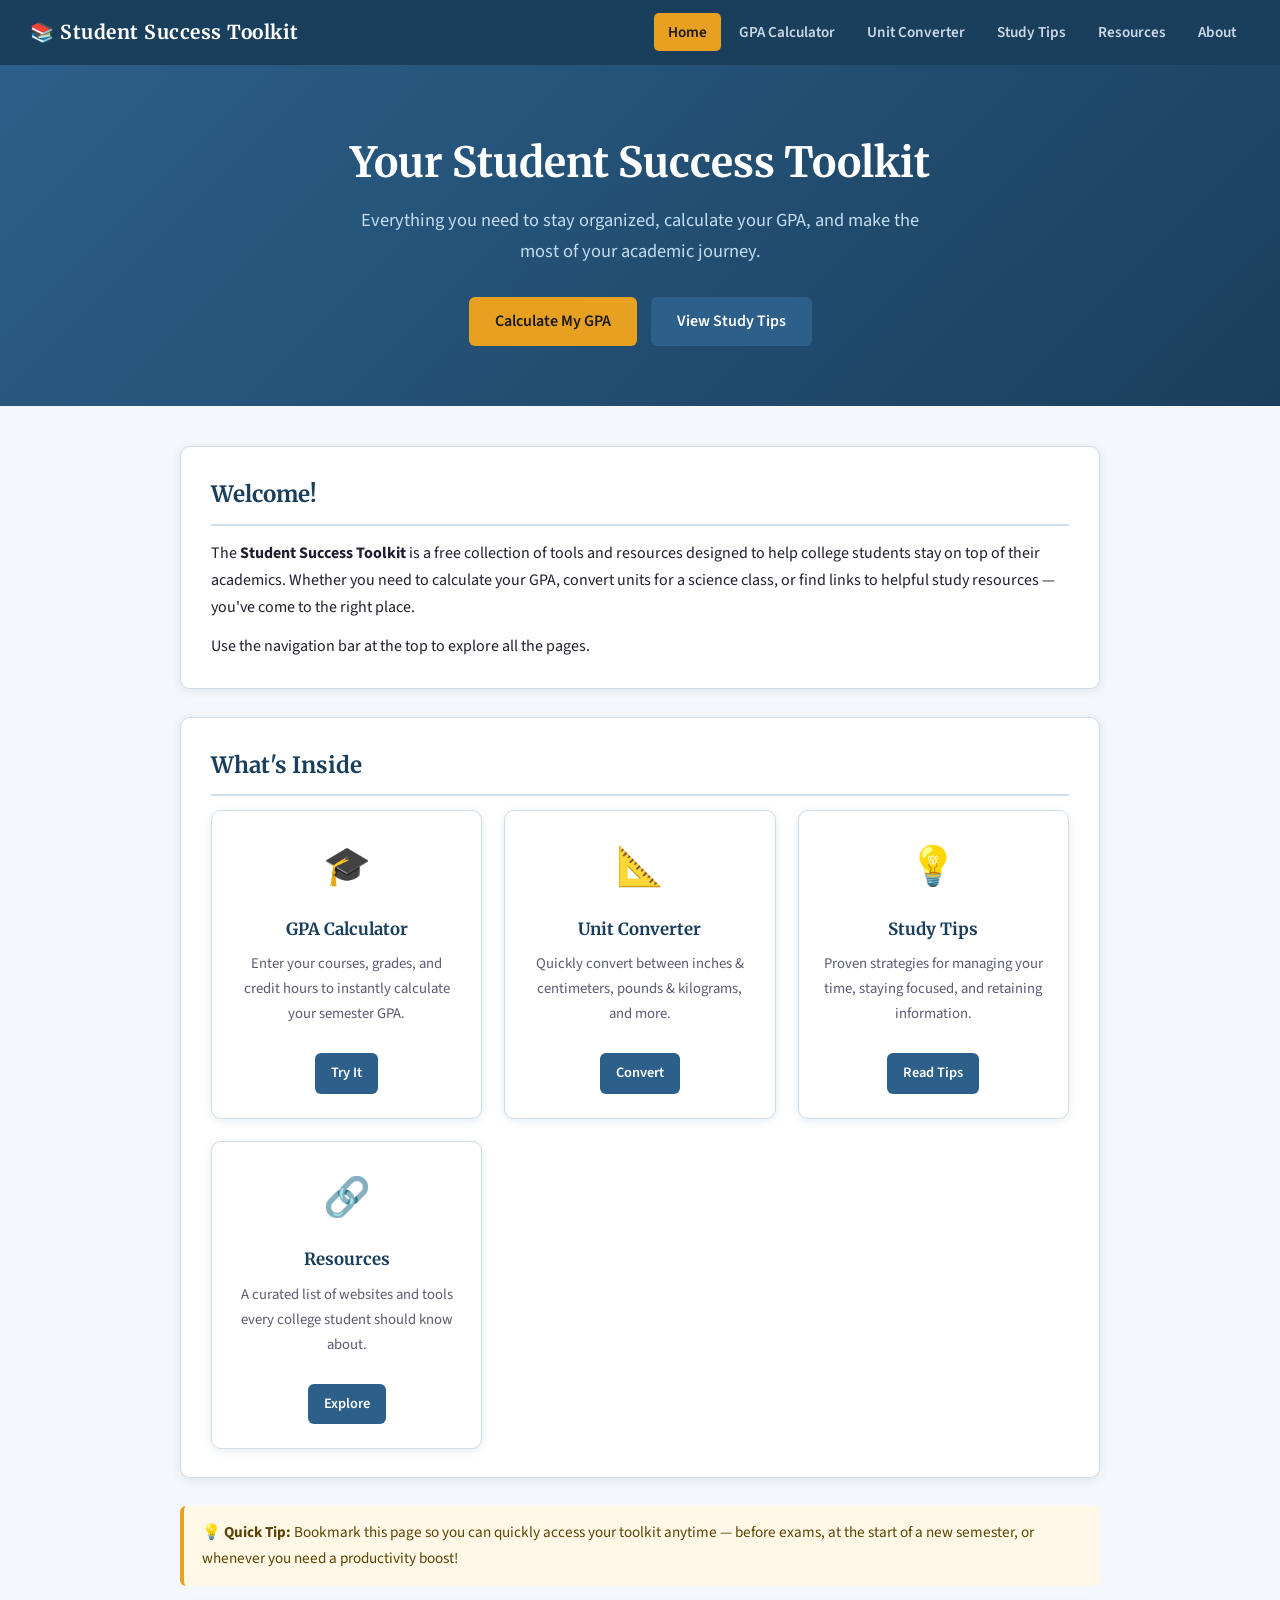
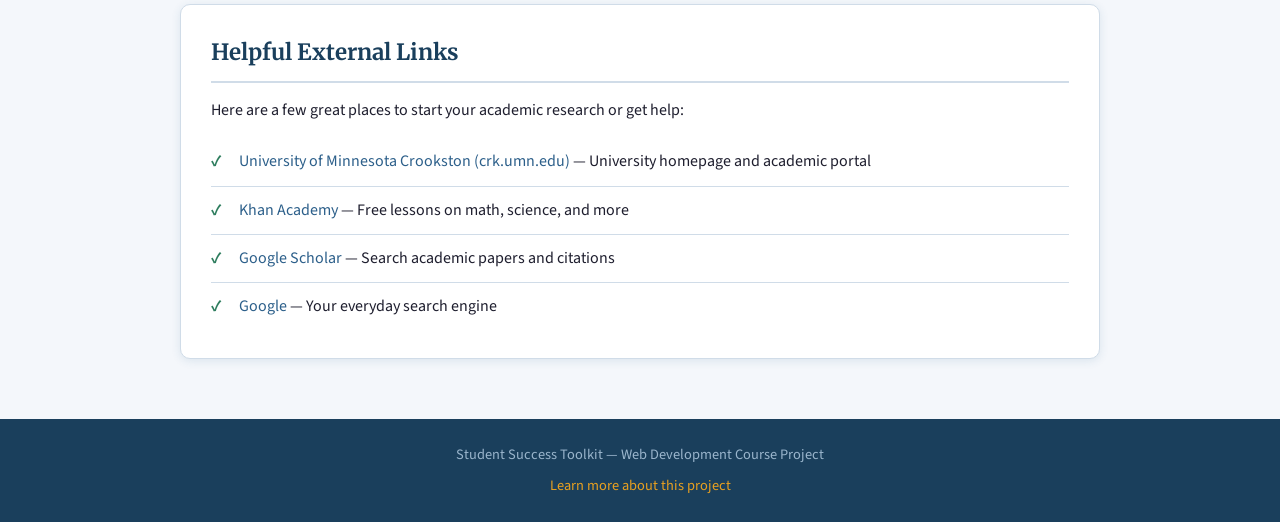
<file: index.html>
<!DOCTYPE html>
<html lang="en">
<head>
  <meta charset="UTF-8" />
  <meta name="viewport" content="width=device-width, initial-scale=1.0" />
  <title>Student Success Toolkit</title>
  <link rel="stylesheet" href="style.css" />
</head>
<body>

  <!-- Navigation -->
  <nav>
    <div class="logo">📚 Student Success Toolkit</div>
    <ul>
      <li><a href="index.html" class="active">Home</a></li>
      <li><a href="gpa-calculator.html">GPA Calculator</a></li>
      <li><a href="unit-converter.html">Unit Converter</a></li>
      <li><a href="study-tips.html">Study Tips</a></li>
      <li><a href="resources.html">Resources</a></li>
      <li><a href="about.html">About</a></li>
    </ul>
  </nav>

  <!-- Hero Section -->
  <section class="hero">
    <h1>Your Student Success Toolkit</h1>
    <p>Everything you need to stay organized, calculate your GPA, and make the most of your academic journey.</p>
    <div class="hero-buttons">
      <a href="gpa-calculator.html" class="btn btn-accent">Calculate My GPA</a>
      <a href="study-tips.html" class="btn">View Study Tips</a>
    </div>
  </section>

  <!-- Main Content -->
  <main>

    <!-- Welcome Card -->
    <div class="card">
      <h2>Welcome!</h2>
      <p>
        The <strong>Student Success Toolkit</strong> is a free collection of tools and resources designed to help
        college students stay on top of their academics. Whether you need to calculate your GPA, convert units
        for a science class, or find links to helpful study resources — you've come to the right place.
      </p>
      <p style="margin-top: 12px;">Use the navigation bar at the top to explore all the pages.</p>
    </div>

    <!-- Feature Cards -->
    <div class="card">
      <h2>What's Inside</h2>
      <div class="features-grid">

        <div class="feature-card">
          <div class="icon">🎓</div>
          <h3>GPA Calculator</h3>
          <p>Enter your courses, grades, and credit hours to instantly calculate your semester GPA.</p>
          <br />
          <a href="gpa-calculator.html" class="btn" style="font-size:0.9rem; padding:8px 16px;">Try It</a>
        </div>

        <div class="feature-card">
          <div class="icon">📐</div>
          <h3>Unit Converter</h3>
          <p>Quickly convert between inches &amp; centimeters, pounds &amp; kilograms, and more.</p>
          <br />
          <a href="unit-converter.html" class="btn" style="font-size:0.9rem; padding:8px 16px;">Convert</a>
        </div>

        <div class="feature-card">
          <div class="icon">💡</div>
          <h3>Study Tips</h3>
          <p>Proven strategies for managing your time, staying focused, and retaining information.</p>
          <br />
          <a href="study-tips.html" class="btn" style="font-size:0.9rem; padding:8px 16px;">Read Tips</a>
        </div>

        <div class="feature-card">
          <div class="icon">🔗</div>
          <h3>Resources</h3>
          <p>A curated list of websites and tools every college student should know about.</p>
          <br />
          <a href="resources.html" class="btn" style="font-size:0.9rem; padding:8px 16px;">Explore</a>
        </div>

      </div>
    </div>

    <!-- Quick Tip Box -->
    <div class="info-box">
      💡 <strong>Quick Tip:</strong> Bookmark this page so you can quickly access your toolkit anytime — before exams, at the start of a new semester, or whenever you need a productivity boost!
    </div>

    <!-- External Link Section -->
    <div class="card">
      <h2>Helpful External Links</h2>
      <p>Here are a few great places to start your academic research or get help:</p>
      <ul class="styled-list" style="margin-top: 14px;">
        <li><a href="https://www.crk.umn.edu" target="_blank">University of Minnesota Crookston (crk.umn.edu)</a> — University homepage and academic portal</li>
        <li><a href="https://www.khanacademy.org" target="_blank">Khan Academy</a> — Free lessons on math, science, and more</li>
        <li><a href="https://scholar.google.com" target="_blank">Google Scholar</a> — Search academic papers and citations</li>
        <li><a href="https://www.google.com" target="_blank">Google</a> — Your everyday search engine</li>
      </ul>
    </div>

  </main>

  <!-- Footer -->
  <footer>
    <p>Student Success Toolkit &mdash; Web Development Course Project</p>
    <p style="margin-top:6px;"><a href="about.html">Learn more about this project</a></p>
  </footer>

</body>
</html>
</file>
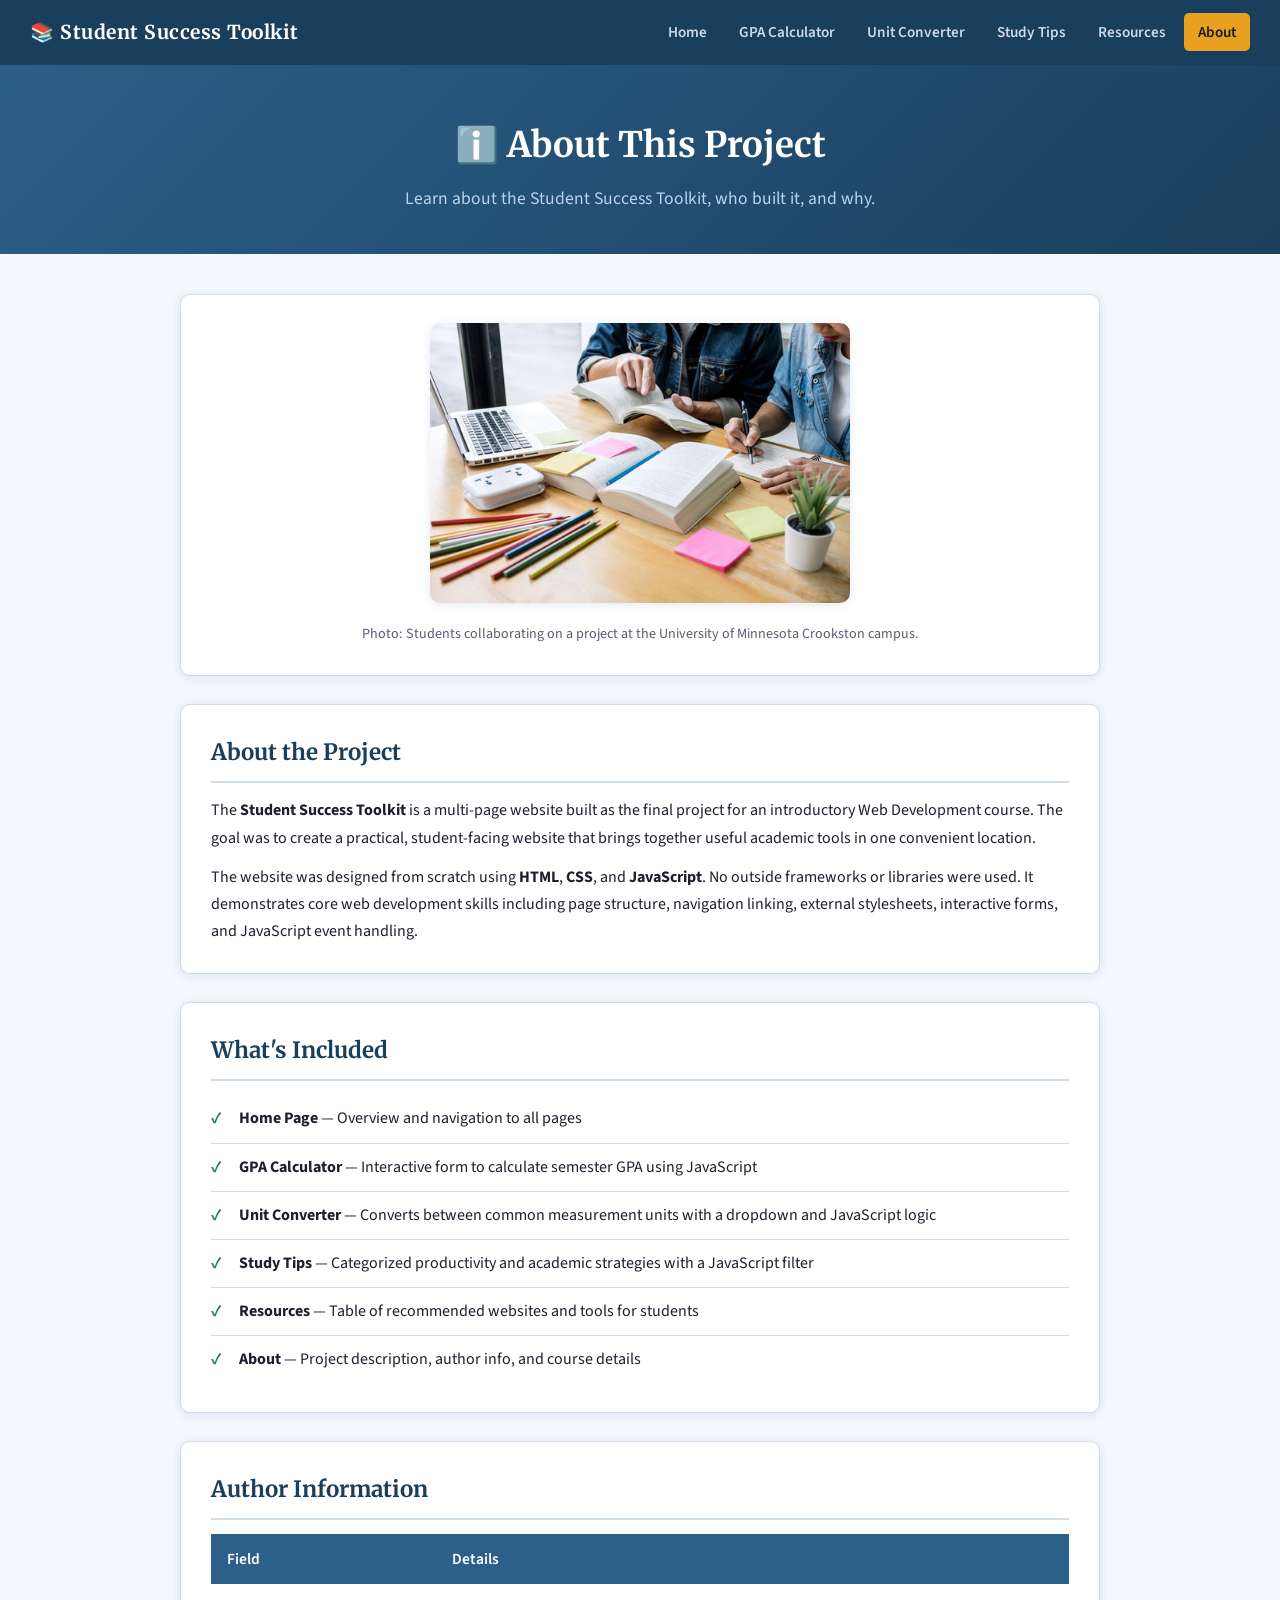
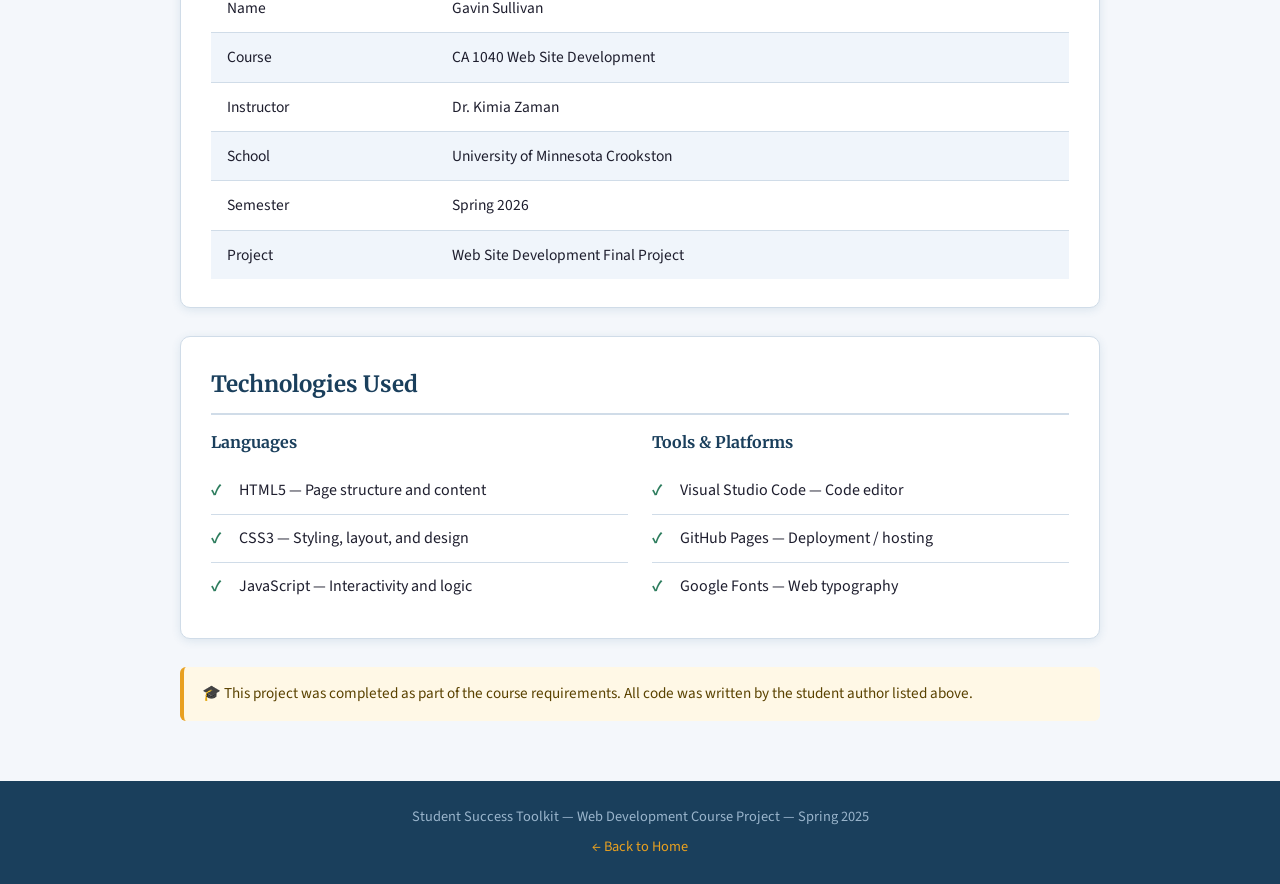
<file: about.html>
<!DOCTYPE html>
<html lang="en">
<head>
  <meta charset="UTF-8" />
  <meta name="viewport" content="width=device-width, initial-scale=1.0" />
  <title>About – Student Success Toolkit</title>
  <link rel="stylesheet" href="style.css" />
</head>
<body>

  <!-- Navigation -->
  <nav>
    <div class="logo">📚 Student Success Toolkit</div>
    <ul>
      <li><a href="index.html">Home</a></li>
      <li><a href="gpa-calculator.html">GPA Calculator</a></li>
      <li><a href="unit-converter.html">Unit Converter</a></li>
      <li><a href="study-tips.html">Study Tips</a></li>
      <li><a href="resources.html">Resources</a></li>
      <li><a href="about.html" class="active">About</a></li>
    </ul>
  </nav>

  <!-- Page Header -->
  <div class="page-header">
    <h1>ℹ️ About This Project</h1>
    <p>Learn about the Student Success Toolkit, who built it, and why.</p>
  </div>

  <main>

    <!-- Project Image -->
    <div class="card" style="text-align: center;">
      
      <img
        src="study.jpg"
        alt="Students studying together at a university campus"
        class="about-img"
      />
      <p style="color: var(--text-light); font-size: 0.88rem; margin-top: 8px;">
        Photo: Students collaborating on a project at the University of Minnesota Crookston campus.
      </p>
    </div>

    <!-- Project Description -->
    <div class="card">
      <h2>About the Project</h2>
      <p>
        The <strong>Student Success Toolkit</strong> is a multi-page website built as the final project
        for an introductory Web Development course. The goal was to create a practical, student-facing
        website that brings together useful academic tools in one convenient location.
      </p>
      <p style="margin-top: 12px;">
        The website was designed from scratch using <strong>HTML</strong>, <strong>CSS</strong>, and
        <strong>JavaScript</strong>. No outside frameworks or libraries were used. It demonstrates
        core web development skills including page structure, navigation linking, external stylesheets,
        interactive forms, and JavaScript event handling.
      </p>
    </div>

    <!-- Tools Included -->
    <div class="card">
      <h2>What's Included</h2>
      <ul class="styled-list">
        <li><strong>Home Page</strong> — Overview and navigation to all pages</li>
        <li><strong>GPA Calculator</strong> — Interactive form to calculate semester GPA using JavaScript</li>
        <li><strong>Unit Converter</strong> — Converts between common measurement units with a dropdown and JavaScript logic</li>
        <li><strong>Study Tips</strong> — Categorized productivity and academic strategies with a JavaScript filter</li>
        <li><strong>Resources</strong> — Table of recommended websites and tools for students</li>
        <li><strong>About</strong> — Project description, author info, and course details</li>
      </ul>
    </div>

    <!-- Author Info -->
    <div class="card">
      <h2>Author Information</h2>
      <table>
        <thead>
          <tr>
            <th>Field</th>
            <th>Details</th>
          </tr>
        </thead>
        <tbody>
          <tr>
            <td>Name</td>
            <td>Gavin Sullivan</td>
          </tr>
          <tr>
            <td>Course</td>
            <td>CA 1040 Web Site Development</td>
          </tr>
          <tr>
            <td>Instructor</td>
            <td>Dr. Kimia Zaman</td>
          </tr>
          <tr>
            <td>School</td>
            <td>University of Minnesota Crookston</td>
          </tr>
          <tr>
            <td>Semester</td>
            <td>Spring 2026</td>
          </tr>
          <tr>
            <td>Project</td>
            <td>Web Site Development Final Project</td>
          </tr>
        </tbody>
      </table>
    </div>

    <!-- Technologies Used -->
    <div class="card">
      <h2>Technologies Used</h2>
      <div class="grid-2">
        <div>
          <h3 style="font-size: 1rem; margin-bottom: 10px;">Languages</h3>
          <ul class="styled-list">
            <li>HTML5 — Page structure and content</li>
            <li>CSS3 — Styling, layout, and design</li>
            <li>JavaScript — Interactivity and logic</li>
          </ul>
        </div>
        <div>
          <h3 style="font-size: 1rem; margin-bottom: 10px;">Tools &amp; Platforms</h3>
          <ul class="styled-list">
            <li>Visual Studio Code — Code editor</li>
            <li>GitHub Pages — Deployment / hosting</li>
            <li>Google Fonts — Web typography</li>
          </ul>
        </div>
      </div>
    </div>

    <div class="info-box">
      🎓 This project was completed as part of the course requirements. All code was written by the student author listed above.
    </div>

  </main>

  <!-- Footer -->
  <footer>
    <p>Student Success Toolkit &mdash; Web Development Course Project &mdash; Spring 2025</p>
    <p style="margin-top:6px;"><a href="index.html">← Back to Home</a></p>
  </footer>

</body>
</html>
</file>
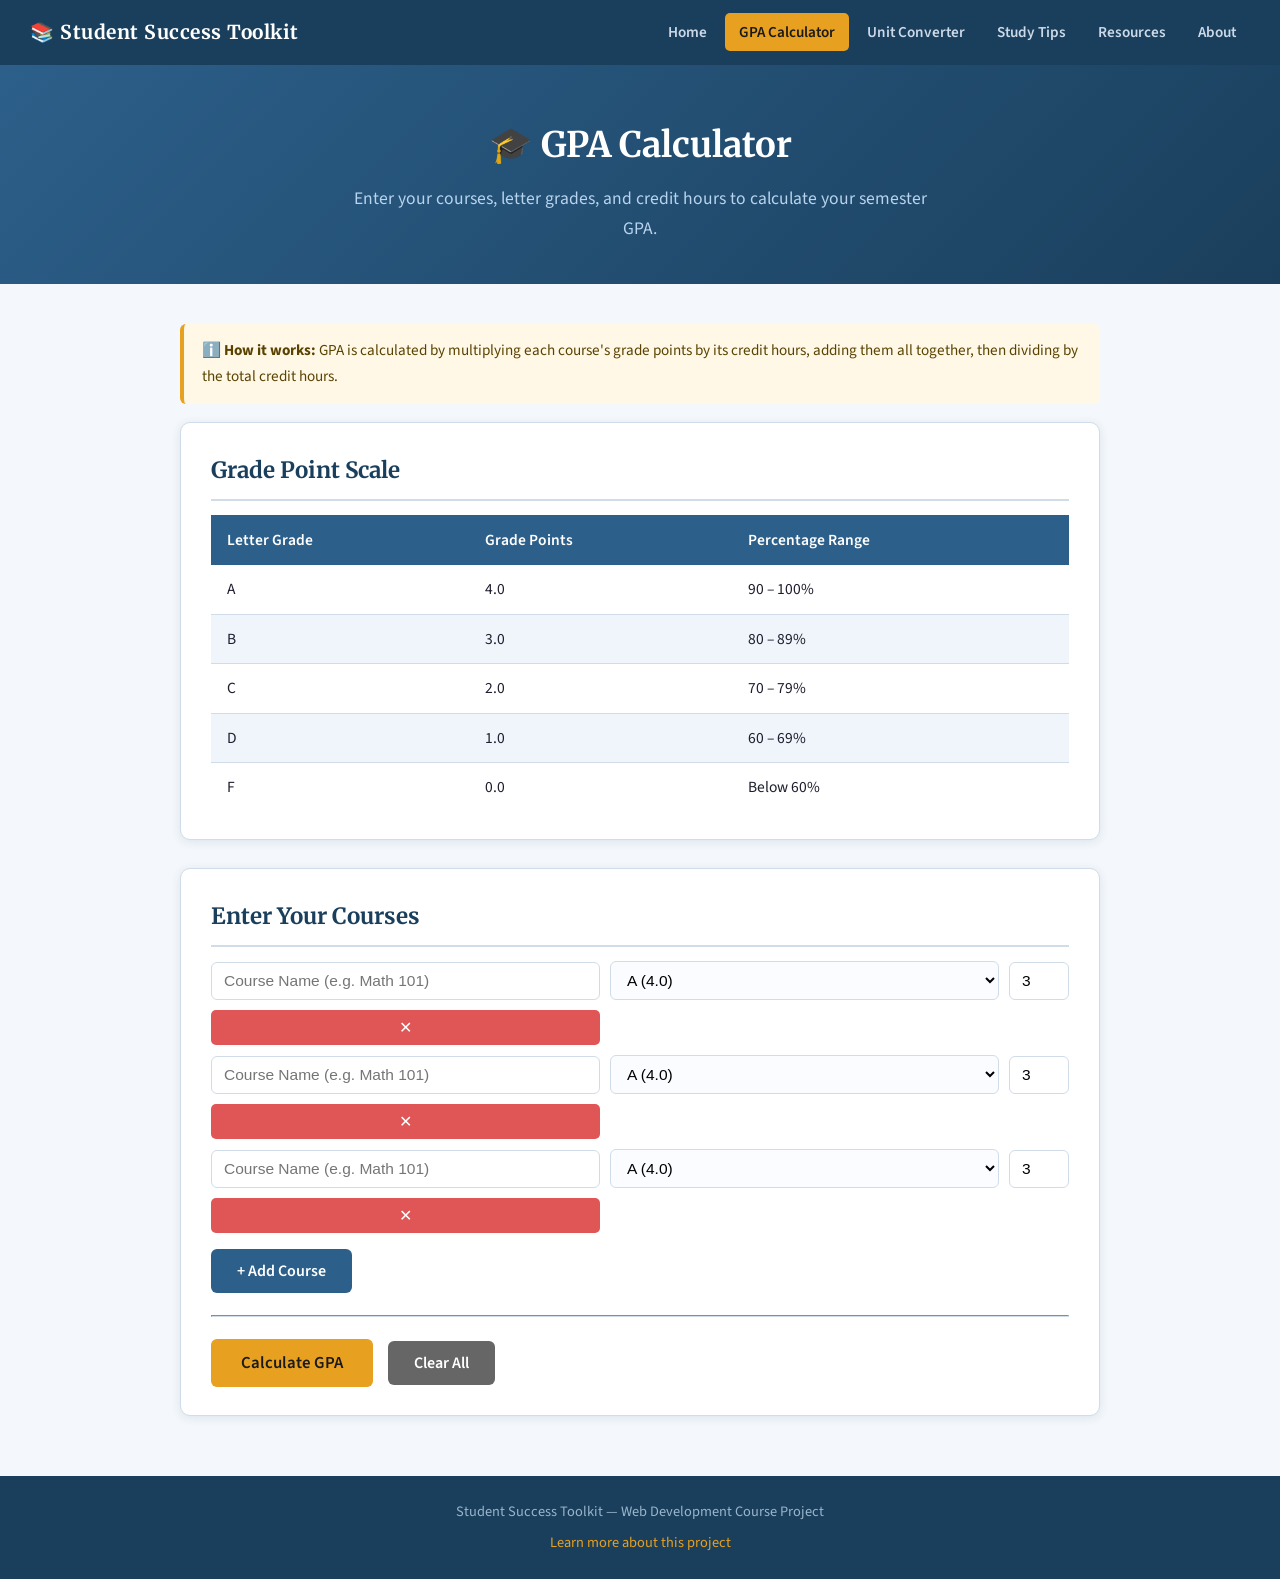
<file: gpa-calculator.html>
<!DOCTYPE html>
<html lang="en">
<head>
  <meta charset="UTF-8" />
  <meta name="viewport" content="width=device-width, initial-scale=1.0" />
  <title>GPA Calculator – Student Success Toolkit</title>
  <link rel="stylesheet" href="style.css" />
</head>
<body>

  <!-- Navigation -->
  <nav>
    <div class="logo">📚 Student Success Toolkit</div>
    <ul>
      <li><a href="index.html">Home</a></li>
      <li><a href="gpa-calculator.html" class="active">GPA Calculator</a></li>
      <li><a href="unit-converter.html">Unit Converter</a></li>
      <li><a href="study-tips.html">Study Tips</a></li>
      <li><a href="resources.html">Resources</a></li>
      <li><a href="about.html">About</a></li>
    </ul>
  </nav>

  <!-- Page Header -->
  <div class="page-header">
    <h1>🎓 GPA Calculator</h1>
    <p>Enter your courses, letter grades, and credit hours to calculate your semester GPA.</p>
  </div>

  <main>

    <!-- How It Works -->
    <div class="info-box">
      ℹ️ <strong>How it works:</strong> GPA is calculated by multiplying each course's grade points by its credit hours, adding them all together, then dividing by the total credit hours.
    </div>

    <!-- Grade Scale Reference -->
    <div class="card">
      <h2>Grade Point Scale</h2>
      <table>
        <thead>
          <tr>
            <th>Letter Grade</th>
            <th>Grade Points</th>
            <th>Percentage Range</th>
          </tr>
        </thead>
        <tbody>
          <tr><td>A</td><td>4.0</td><td>90 – 100%</td></tr>
          <tr><td>B</td><td>3.0</td><td>80 – 89%</td></tr>
          <tr><td>C</td><td>2.0</td><td>70 – 79%</td></tr>
          <tr><td>D</td><td>1.0</td><td>60 – 69%</td></tr>
          <tr><td>F</td><td>0.0</td><td>Below 60%</td></tr>
        </tbody>
      </table>
    </div>

    <!-- Calculator Form -->
    <div class="card">
      <h2>Enter Your Courses</h2>

      <!-- Course Rows -->
      <div id="gpa-rows">
        <!-- Rows are added by JavaScript -->
      </div>

      <button class="btn" onclick="addRow()" style="margin-top: 6px;">+ Add Course</button>

      <hr style="margin: 22px 0; border-color: var(--border);" />

      <button class="btn btn-accent" onclick="calculateGPA()" style="font-size: 1.05rem; padding: 12px 30px;">
        Calculate GPA
      </button>

      <button class="btn" onclick="clearAll()" style="margin-left: 12px; background: #666;">
        Clear All
      </button>

      <!-- Result Display -->
      <div class="result-box" id="gpa-result"></div>
    </div>

  </main>

  <!-- Footer -->
  <footer>
    <p>Student Success Toolkit &mdash; Web Development Course Project</p>
    <p style="margin-top:6px;"><a href="about.html">Learn more about this project</a></p>
  </footer>

  <!-- JavaScript -->
  <script>
    let rowCount = 0;

    // Adds a new course row to the form
    function addRow() {
      rowCount++;
      var container = document.getElementById("gpa-rows");

      var row = document.createElement("div");
      row.className = "row";
      row.id = "row-" + rowCount;

      // Course name input
      var nameInput = document.createElement("input");
      nameInput.type = "text";
      nameInput.placeholder = "Course Name (e.g. Math 101)";
      nameInput.id = "name-" + rowCount;
      nameInput.style.padding = "9px 12px";
      nameInput.style.border = "1px solid var(--border)";
      nameInput.style.borderRadius = "6px";
      nameInput.style.fontSize = "0.97rem";
      nameInput.style.width = "100%";

      // Grade select dropdown
      var gradeSelect = document.createElement("select");
      gradeSelect.id = "grade-" + rowCount;
      gradeSelect.style.padding = "9px 12px";
      gradeSelect.style.border = "1px solid var(--border)";
      gradeSelect.style.borderRadius = "6px";
      gradeSelect.style.fontSize = "0.97rem";
      gradeSelect.style.width = "100%";
      gradeSelect.style.background = "#fafcff";

      var grades = ["A (4.0)", "B (3.0)", "C (2.0)", "D (1.0)", "F (0.0)"];
      var gradeValues = ["4.0", "3.0", "2.0", "1.0", "0.0"];

      for (var i = 0; i < grades.length; i++) {
        var option = document.createElement("option");
        option.value = gradeValues[i];
        option.text = grades[i];
        gradeSelect.appendChild(option);
      }

      // Credit hours input
      var creditsInput = document.createElement("input");
      creditsInput.type = "number";
      creditsInput.placeholder = "Credit Hrs";
      creditsInput.id = "credits-" + rowCount;
      creditsInput.min = "1";
      creditsInput.max = "6";
      creditsInput.value = "3";
      creditsInput.style.padding = "9px 12px";
      creditsInput.style.border = "1px solid var(--border)";
      creditsInput.style.borderRadius = "6px";
      creditsInput.style.fontSize = "0.97rem";
      creditsInput.style.width = "100%";

      // Remove button
      var removeBtn = document.createElement("button");
      removeBtn.textContent = "✕";
      removeBtn.title = "Remove this course";
      var rowId = "row-" + rowCount;
      removeBtn.onclick = function() {
        var rowToRemove = document.getElementById(rowId);
        container.removeChild(rowToRemove);
      };

      row.appendChild(nameInput);
      row.appendChild(gradeSelect);
      row.appendChild(creditsInput);
      row.appendChild(removeBtn);

      container.appendChild(row);
    }

    // Calculates GPA from all rows
    function calculateGPA() {
      var rows = document.getElementById("gpa-rows").getElementsByClassName("row");

      if (rows.length === 0) {
        alert("Please add at least one course before calculating.");
        return;
      }

      var totalPoints = 0;
      var totalCredits = 0;
      var valid = true;

      for (var i = 0; i < rows.length; i++) {
        var rowId = rows[i].id;
        var num = rowId.replace("row-", "");

        var grade = parseFloat(document.getElementById("grade-" + num).value);
        var credits = parseFloat(document.getElementById("credits-" + num).value);

        if (isNaN(credits) || credits <= 0) {
          alert("Please enter a valid number of credit hours for all courses.");
          valid = false;
          break;
        }

        totalPoints += grade * credits;
        totalCredits += credits;
      }

      if (!valid) return;

      var gpa = totalPoints / totalCredits;
      var rounded = gpa.toFixed(2);

      var standing = "";
      if (gpa >= 3.5) {
        standing = "Dean's List – Excellent work!";
      } else if (gpa >= 3.0) {
        standing = "Good Academic Standing";
      } else if (gpa >= 2.0) {
        standing = "Satisfactory – Keep it up!";
      } else {
        standing = "At Risk – Consider visiting academic advising.";
      }

      var resultBox = document.getElementById("gpa-result");
      resultBox.innerHTML = "📊 Your Semester GPA: <strong>" + rounded + "</strong> &nbsp;|&nbsp; " + standing
        + "<br><small>Calculated from " + rows.length + " course(s) totaling " + totalCredits + " credit hours.</small>";
      resultBox.classList.add("visible");
    }

    // Clears all rows and hides the result
    function clearAll() {
      document.getElementById("gpa-rows").innerHTML = "";
      var resultBox = document.getElementById("gpa-result");
      resultBox.innerHTML = "";
      resultBox.classList.remove("visible");
      rowCount = 0;
    }

    // Start with 3 rows by default
    addRow();
    addRow();
    addRow();
  </script>

</body>
</html>
</file>
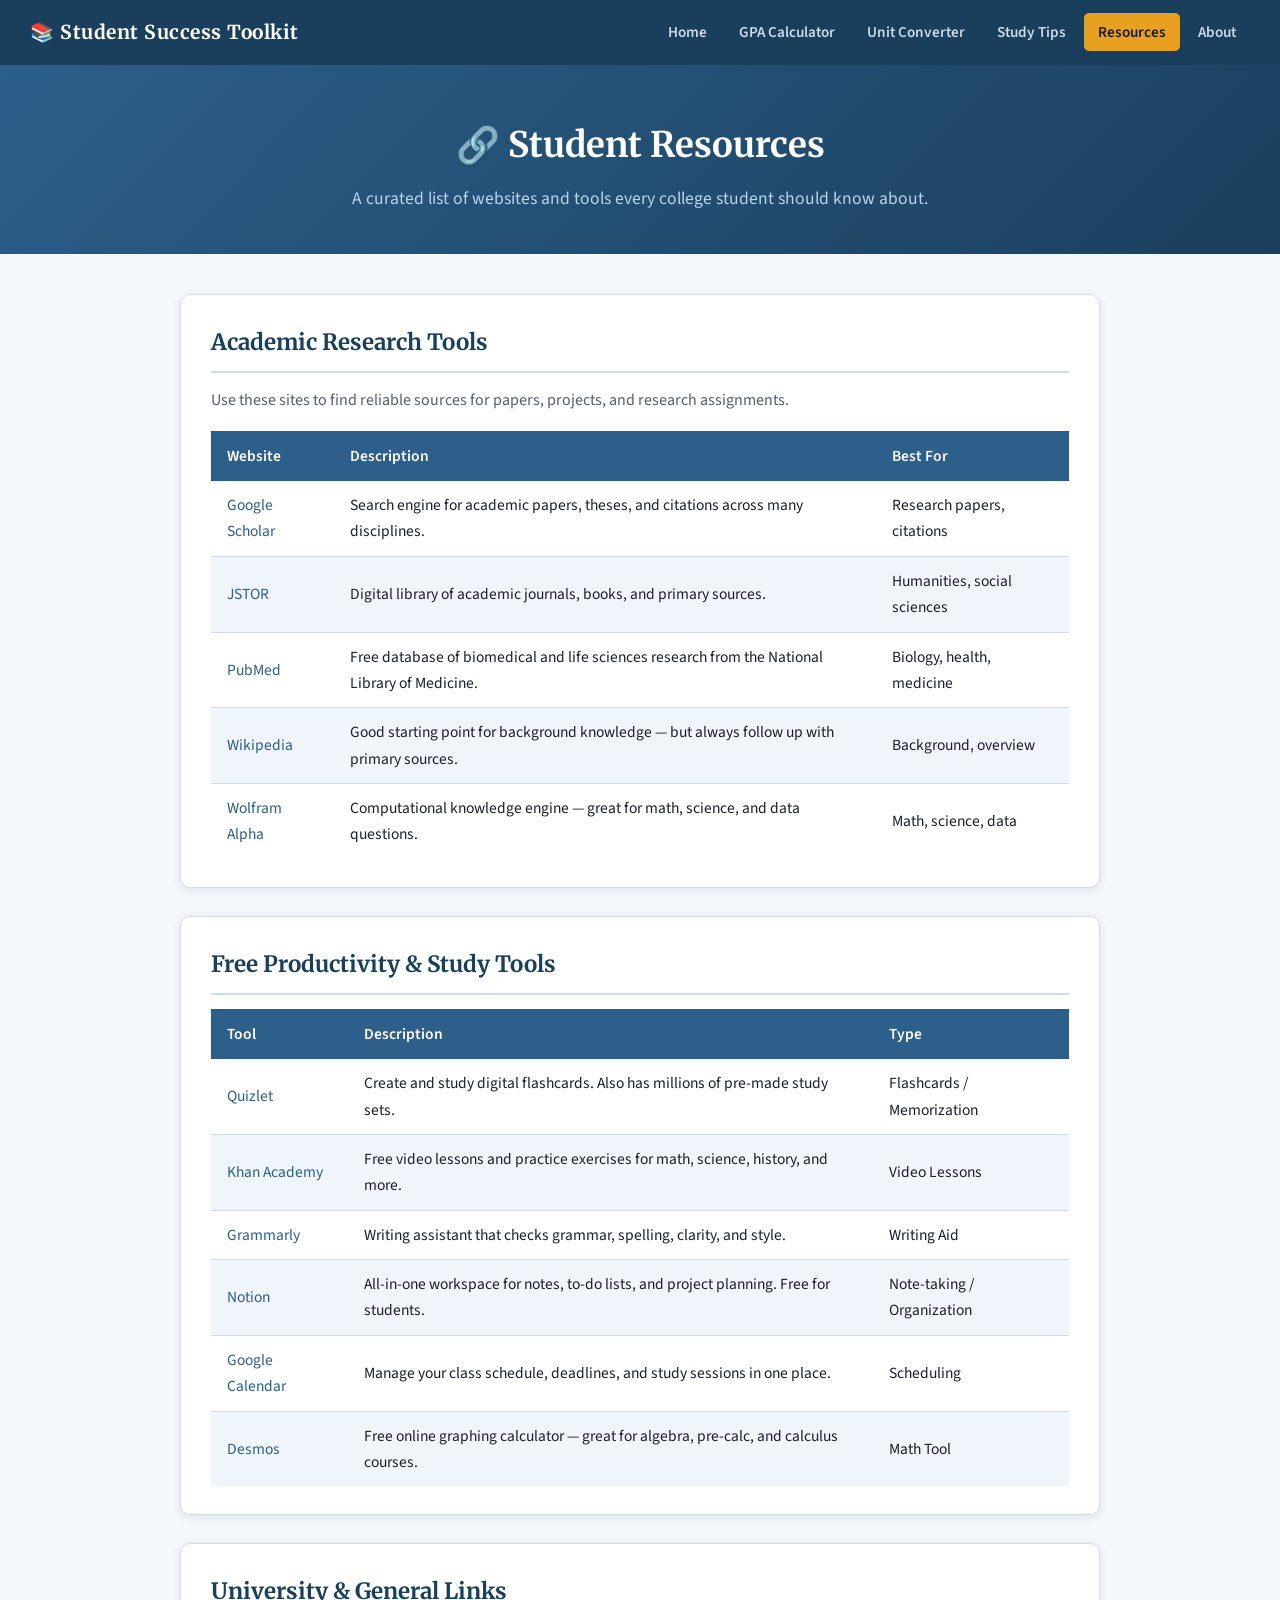
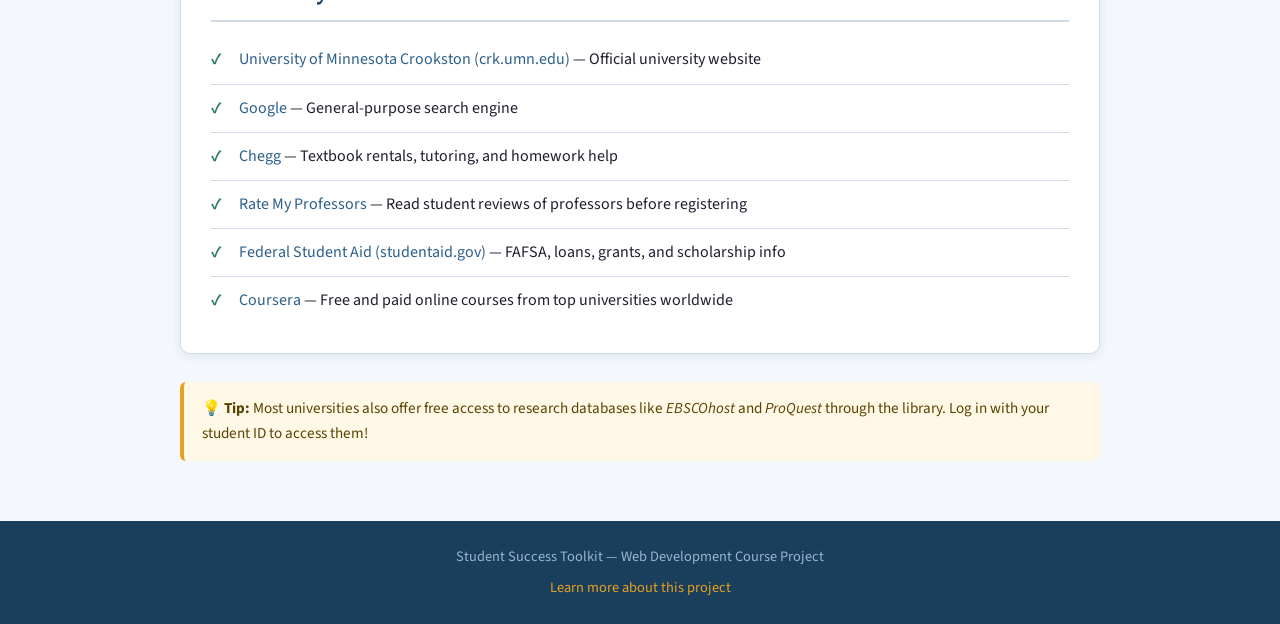
<file: resources.html>
<!DOCTYPE html>
<html lang="en">
<head>
  <meta charset="UTF-8" />
  <meta name="viewport" content="width=device-width, initial-scale=1.0" />
  <title>Resources – Student Success Toolkit</title>
  <link rel="stylesheet" href="style.css" />
</head>
<body>

  <!-- Navigation -->
  <nav>
    <div class="logo">📚 Student Success Toolkit</div>
    <ul>
      <li><a href="index.html">Home</a></li>
      <li><a href="gpa-calculator.html">GPA Calculator</a></li>
      <li><a href="unit-converter.html">Unit Converter</a></li>
      <li><a href="study-tips.html">Study Tips</a></li>
      <li><a href="resources.html" class="active">Resources</a></li>
      <li><a href="about.html">About</a></li>
    </ul>
  </nav>

  <!-- Page Header -->
  <div class="page-header">
    <h1>🔗 Student Resources</h1>
    <p>A curated list of websites and tools every college student should know about.</p>
  </div>

  <main>

    <!-- Academic Research Resources Table -->
    <div class="card">
      <h2>Academic Research Tools</h2>
      <p style="margin-bottom: 16px; color: var(--text-light);">Use these sites to find reliable sources for papers, projects, and research assignments.</p>
      <table>
        <thead>
          <tr>
            <th>Website</th>
            <th>Description</th>
            <th>Best For</th>
          </tr>
        </thead>
        <tbody>
          <tr>
            <td><a href="https://scholar.google.com" target="_blank">Google Scholar</a></td>
            <td>Search engine for academic papers, theses, and citations across many disciplines.</td>
            <td>Research papers, citations</td>
          </tr>
          <tr>
            <td><a href="https://www.jstor.org" target="_blank">JSTOR</a></td>
            <td>Digital library of academic journals, books, and primary sources.</td>
            <td>Humanities, social sciences</td>
          </tr>
          <tr>
            <td><a href="https://pubmed.ncbi.nlm.nih.gov" target="_blank">PubMed</a></td>
            <td>Free database of biomedical and life sciences research from the National Library of Medicine.</td>
            <td>Biology, health, medicine</td>
          </tr>
          <tr>
            <td><a href="https://www.wikipedia.org" target="_blank">Wikipedia</a></td>
            <td>Good starting point for background knowledge — but always follow up with primary sources.</td>
            <td>Background, overview</td>
          </tr>
          <tr>
            <td><a href="https://www.wolframalpha.com" target="_blank">Wolfram Alpha</a></td>
            <td>Computational knowledge engine — great for math, science, and data questions.</td>
            <td>Math, science, data</td>
          </tr>
        </tbody>
      </table>
    </div>

    <!-- Productivity Tools Table -->
    <div class="card">
      <h2>Free Productivity &amp; Study Tools</h2>
      <table>
        <thead>
          <tr>
            <th>Tool</th>
            <th>Description</th>
            <th>Type</th>
          </tr>
        </thead>
        <tbody>
          <tr>
            <td><a href="https://quizlet.com" target="_blank">Quizlet</a></td>
            <td>Create and study digital flashcards. Also has millions of pre-made study sets.</td>
            <td>Flashcards / Memorization</td>
          </tr>
          <tr>
            <td><a href="https://www.khanacademy.org" target="_blank">Khan Academy</a></td>
            <td>Free video lessons and practice exercises for math, science, history, and more.</td>
            <td>Video Lessons</td>
          </tr>
          <tr>
            <td><a href="https://www.grammarly.com" target="_blank">Grammarly</a></td>
            <td>Writing assistant that checks grammar, spelling, clarity, and style.</td>
            <td>Writing Aid</td>
          </tr>
          <tr>
            <td><a href="https://www.notion.so" target="_blank">Notion</a></td>
            <td>All-in-one workspace for notes, to-do lists, and project planning. Free for students.</td>
            <td>Note-taking / Organization</td>
          </tr>
          <tr>
            <td><a href="https://calendar.google.com" target="_blank">Google Calendar</a></td>
            <td>Manage your class schedule, deadlines, and study sessions in one place.</td>
            <td>Scheduling</td>
          </tr>
          <tr>
            <td><a href="https://www.desmos.com/calculator" target="_blank">Desmos</a></td>
            <td>Free online graphing calculator — great for algebra, pre-calc, and calculus courses.</td>
            <td>Math Tool</td>
          </tr>
        </tbody>
      </table>
    </div>

    <!-- University & General Links -->
    <div class="card">
      <h2>University &amp; General Links</h2>
      <ul class="styled-list">
        <li><a href="https://www.crk.umn.edu" target="_blank">University of Minnesota Crookston (crk.umn.edu)</a> — Official university website</li>
        <li><a href="https://www.google.com" target="_blank">Google</a> — General-purpose search engine</li>
        <li><a href="https://www.chegg.com" target="_blank">Chegg</a> — Textbook rentals, tutoring, and homework help</li>
        <li><a href="https://www.ratemyprofessors.com" target="_blank">Rate My Professors</a> — Read student reviews of professors before registering</li>
        <li><a href="https://studentaid.gov" target="_blank">Federal Student Aid (studentaid.gov)</a> — FAFSA, loans, grants, and scholarship info</li>
        <li><a href="https://www.coursera.org" target="_blank">Coursera</a> — Free and paid online courses from top universities worldwide</li>
      </ul>
    </div>

    <div class="info-box">
      💡 <strong>Tip:</strong> Most universities also offer free access to research databases like <em>EBSCOhost</em> and <em>ProQuest</em> through the library. Log in with your student ID to access them!
    </div>

  </main>

  <!-- Footer -->
  <footer>
    <p>Student Success Toolkit &mdash; Web Development Course Project</p>
    <p style="margin-top:6px;"><a href="about.html">Learn more about this project</a></p>
  </footer>

</body>
</html>
</file>
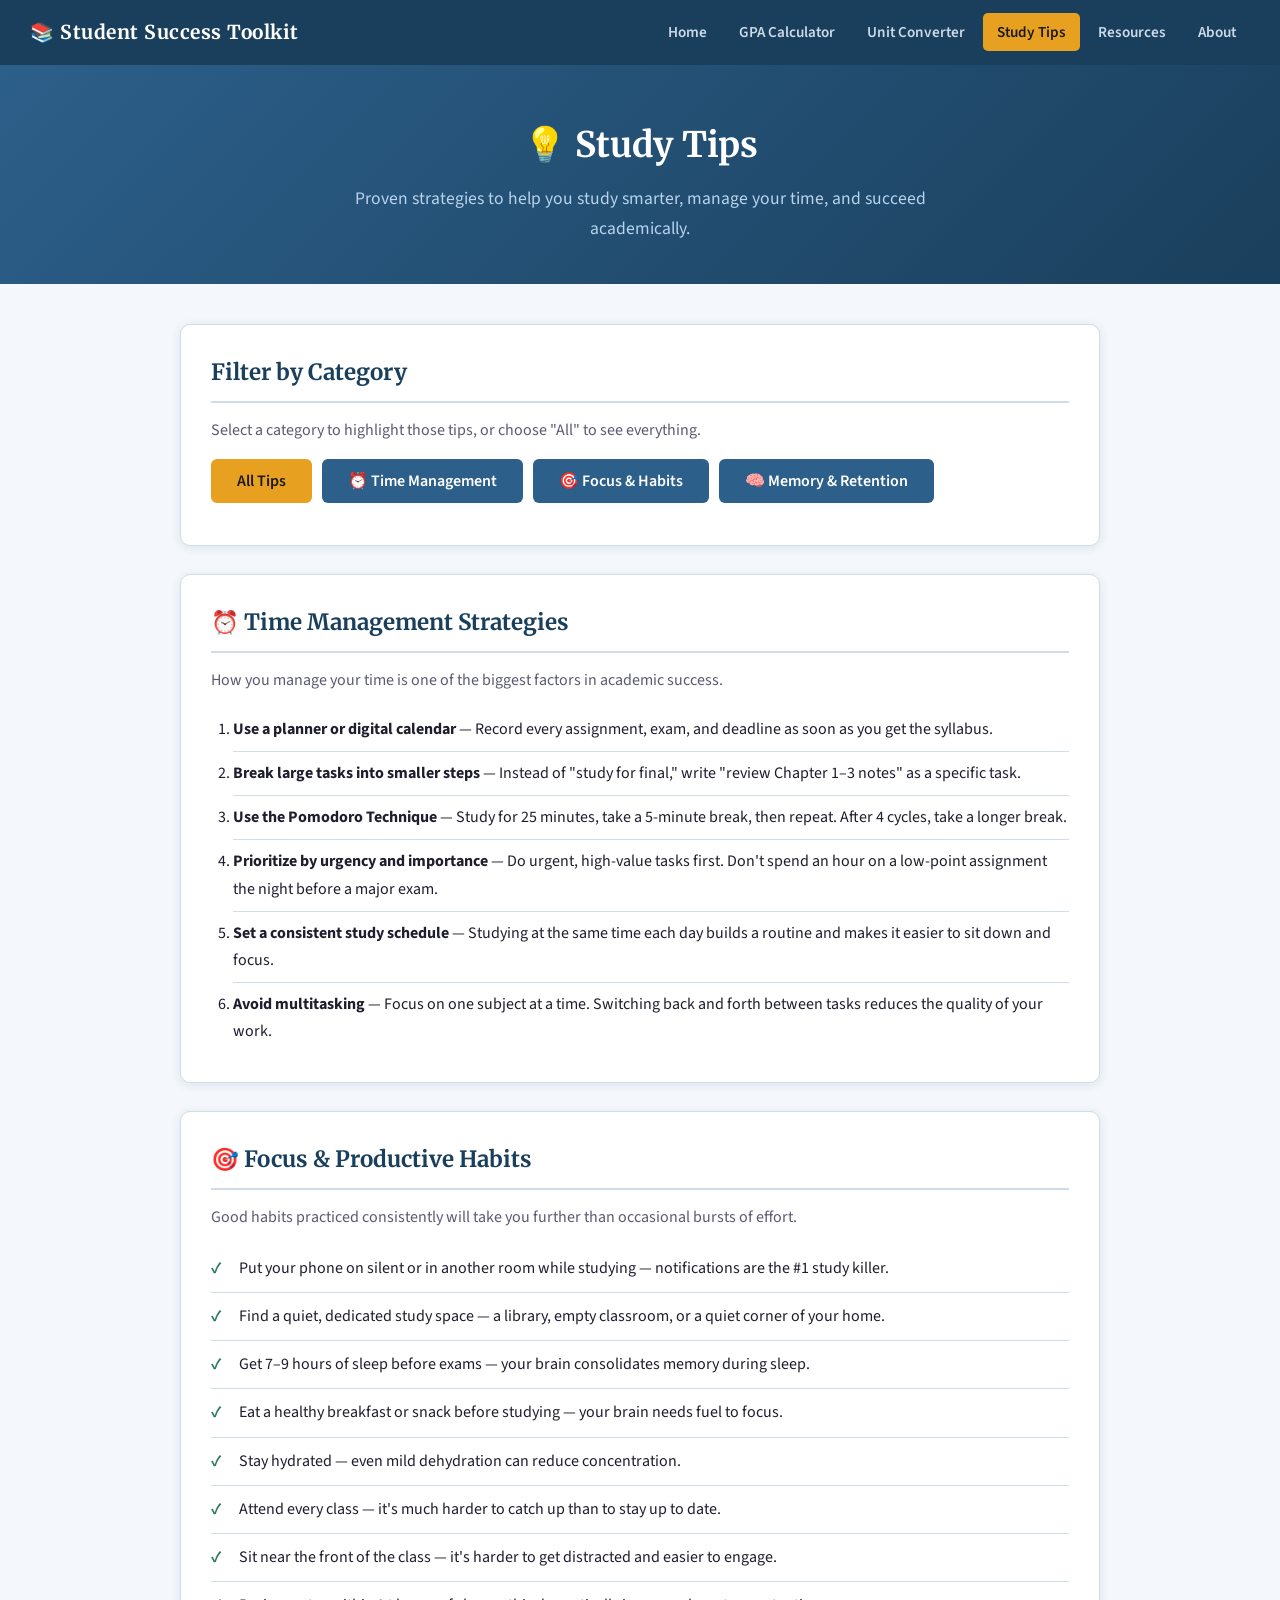
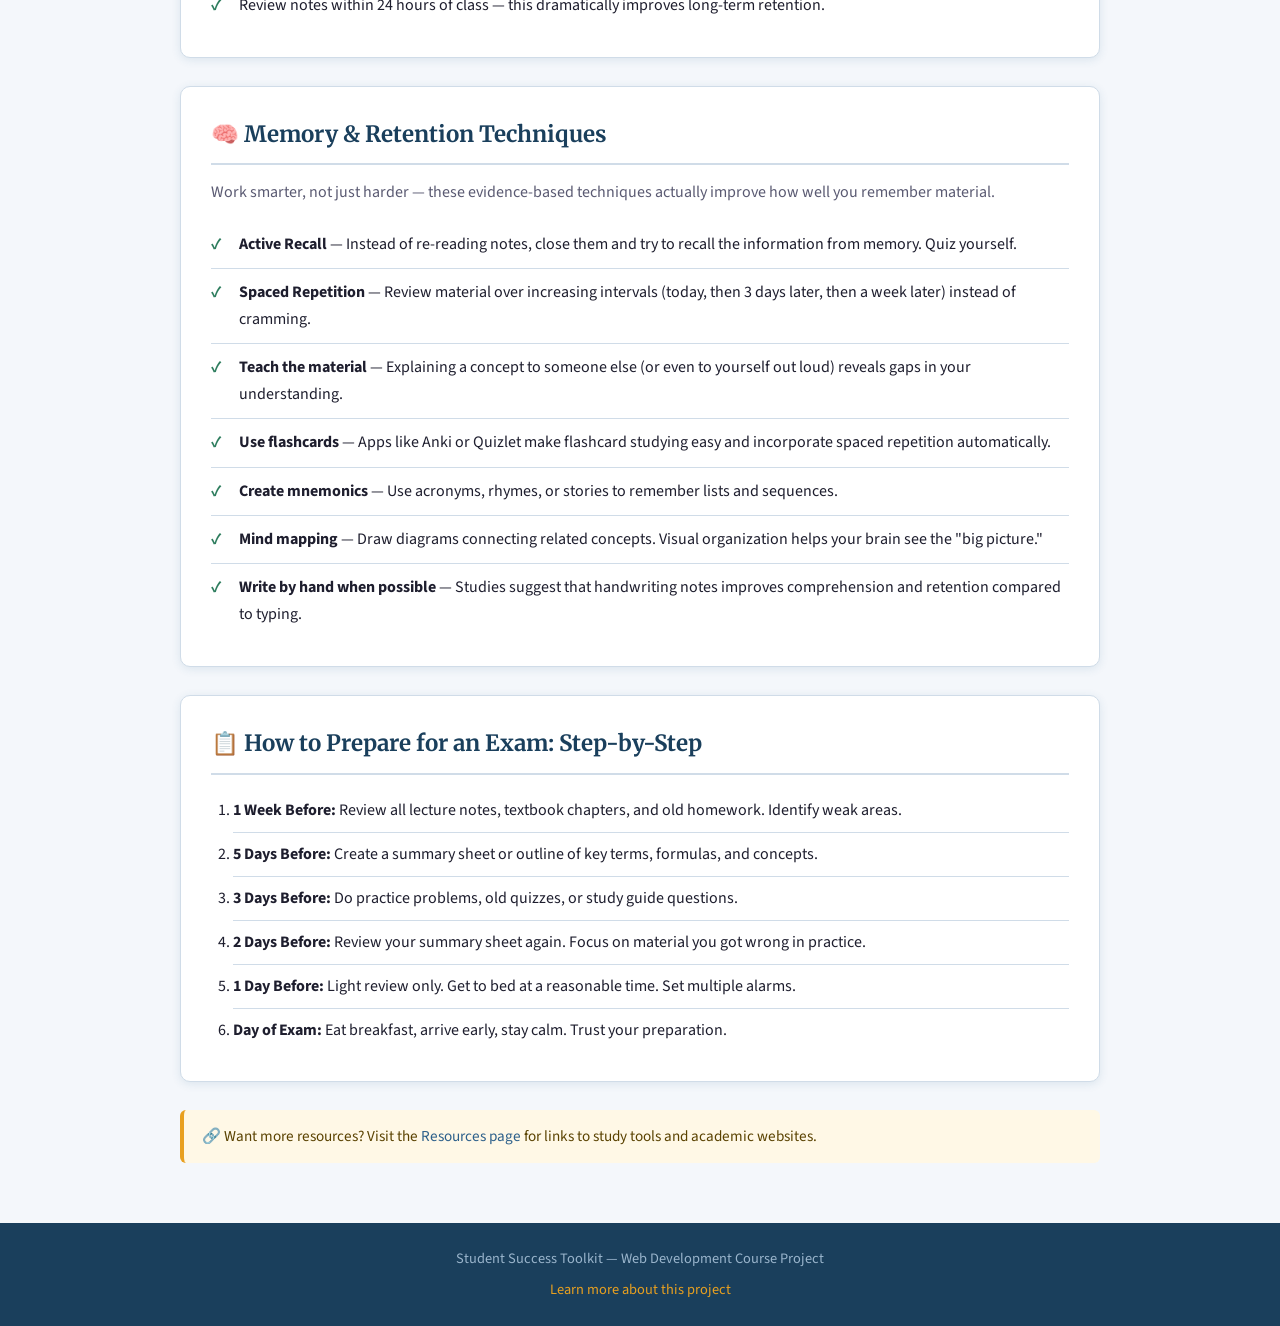
<file: study-tips.html>
<!DOCTYPE html>
<html lang="en">
<head>
  <meta charset="UTF-8" />
  <meta name="viewport" content="width=device-width, initial-scale=1.0" />
  <title>Study Tips – Student Success Toolkit</title>
  <link rel="stylesheet" href="style.css" />
</head>
<body>

  <!-- Navigation -->
  <nav>
    <div class="logo">📚 Student Success Toolkit</div>
    <ul>
      <li><a href="index.html">Home</a></li>
      <li><a href="gpa-calculator.html">GPA Calculator</a></li>
      <li><a href="unit-converter.html">Unit Converter</a></li>
      <li><a href="study-tips.html" class="active">Study Tips</a></li>
      <li><a href="resources.html">Resources</a></li>
      <li><a href="about.html">About</a></li>
    </ul>
  </nav>

  <!-- Page Header -->
  <div class="page-header">
    <h1>💡 Study Tips</h1>
    <p>Proven strategies to help you study smarter, manage your time, and succeed academically.</p>
  </div>

  <main>

    <!-- Tip Category Filter -->
    <div class="card">
      <h2>Filter by Category</h2>
      <p style="margin-bottom: 14px; color: var(--text-light);">Select a category to highlight those tips, or choose "All" to see everything.</p>
      <div style="display: flex; gap: 10px; flex-wrap: wrap;">
        <button class="btn btn-accent" onclick="filterTips('all')">All Tips</button>
        <button class="btn" onclick="filterTips('time')">⏰ Time Management</button>
        <button class="btn" onclick="filterTips('focus')">🎯 Focus &amp; Habits</button>
        <button class="btn" onclick="filterTips('memory')">🧠 Memory &amp; Retention</button>
      </div>
      <p id="filter-message" style="margin-top: 14px; font-weight: 600; color: var(--primary-dark);"></p>
    </div>

    <!-- Time Management Tips -->
    <div class="card tip-section" data-category="time" id="section-time">
      <h2>⏰ Time Management Strategies</h2>
      <p style="margin-bottom: 14px; color: var(--text-light);">
        How you manage your time is one of the biggest factors in academic success.
      </p>
      <ol class="styled-ol">
        <li><strong>Use a planner or digital calendar</strong> — Record every assignment, exam, and deadline as soon as you get the syllabus.</li>
        <li><strong>Break large tasks into smaller steps</strong> — Instead of "study for final," write "review Chapter 1–3 notes" as a specific task.</li>
        <li><strong>Use the Pomodoro Technique</strong> — Study for 25 minutes, take a 5-minute break, then repeat. After 4 cycles, take a longer break.</li>
        <li><strong>Prioritize by urgency and importance</strong> — Do urgent, high-value tasks first. Don't spend an hour on a low-point assignment the night before a major exam.</li>
        <li><strong>Set a consistent study schedule</strong> — Studying at the same time each day builds a routine and makes it easier to sit down and focus.</li>
        <li><strong>Avoid multitasking</strong> — Focus on one subject at a time. Switching back and forth between tasks reduces the quality of your work.</li>
      </ol>
    </div>

    <!-- Focus & Habits Tips -->
    <div class="card tip-section" data-category="focus" id="section-focus">
      <h2>🎯 Focus &amp; Productive Habits</h2>
      <p style="margin-bottom: 14px; color: var(--text-light);">
        Good habits practiced consistently will take you further than occasional bursts of effort.
      </p>
      <ul class="styled-list">
        <li>Put your phone on silent or in another room while studying — notifications are the #1 study killer.</li>
        <li>Find a quiet, dedicated study space — a library, empty classroom, or a quiet corner of your home.</li>
        <li>Get 7–9 hours of sleep before exams — your brain consolidates memory during sleep.</li>
        <li>Eat a healthy breakfast or snack before studying — your brain needs fuel to focus.</li>
        <li>Stay hydrated — even mild dehydration can reduce concentration.</li>
        <li>Attend every class — it's much harder to catch up than to stay up to date.</li>
        <li>Sit near the front of the class — it's harder to get distracted and easier to engage.</li>
        <li>Review notes within 24 hours of class — this dramatically improves long-term retention.</li>
      </ul>
    </div>

    <!-- Memory Tips -->
    <div class="card tip-section" data-category="memory" id="section-memory">
      <h2>🧠 Memory &amp; Retention Techniques</h2>
      <p style="margin-bottom: 14px; color: var(--text-light);">
        Work smarter, not just harder — these evidence-based techniques actually improve how well you remember material.
      </p>
      <ul class="styled-list">
        <li><strong>Active Recall</strong> — Instead of re-reading notes, close them and try to recall the information from memory. Quiz yourself.</li>
        <li><strong>Spaced Repetition</strong> — Review material over increasing intervals (today, then 3 days later, then a week later) instead of cramming.</li>
        <li><strong>Teach the material</strong> — Explaining a concept to someone else (or even to yourself out loud) reveals gaps in your understanding.</li>
        <li><strong>Use flashcards</strong> — Apps like Anki or Quizlet make flashcard studying easy and incorporate spaced repetition automatically.</li>
        <li><strong>Create mnemonics</strong> — Use acronyms, rhymes, or stories to remember lists and sequences.</li>
        <li><strong>Mind mapping</strong> — Draw diagrams connecting related concepts. Visual organization helps your brain see the "big picture."</li>
        <li><strong>Write by hand when possible</strong> — Studies suggest that handwriting notes improves comprehension and retention compared to typing.</li>
      </ul>
    </div>

    <!-- Study Step-by-Step Process -->
    <div class="card">
      <h2>📋 How to Prepare for an Exam: Step-by-Step</h2>
      <ol class="styled-ol">
        <li><strong>1 Week Before:</strong> Review all lecture notes, textbook chapters, and old homework. Identify weak areas.</li>
        <li><strong>5 Days Before:</strong> Create a summary sheet or outline of key terms, formulas, and concepts.</li>
        <li><strong>3 Days Before:</strong> Do practice problems, old quizzes, or study guide questions.</li>
        <li><strong>2 Days Before:</strong> Review your summary sheet again. Focus on material you got wrong in practice.</li>
        <li><strong>1 Day Before:</strong> Light review only. Get to bed at a reasonable time. Set multiple alarms.</li>
        <li><strong>Day of Exam:</strong> Eat breakfast, arrive early, stay calm. Trust your preparation.</li>
      </ol>
    </div>

    <div class="info-box">
      🔗 Want more resources? Visit the <a href="resources.html">Resources page</a> for links to study tools and academic websites.
    </div>

  </main>

  <!-- Footer -->
  <footer>
    <p>Student Success Toolkit &mdash; Web Development Course Project</p>
    <p style="margin-top:6px;"><a href="about.html">Learn more about this project</a></p>
  </footer>

  <!-- JavaScript for filter -->
  <script>
    function filterTips(category) {
      var sections = document.getElementsByClassName("tip-section");
      var message  = document.getElementById("filter-message");

      if (category === "all") {
        for (var i = 0; i < sections.length; i++) {
          sections[i].style.display = "block";
        }
        message.textContent = "Showing all tips.";
      } else {
        for (var i = 0; i < sections.length; i++) {
          if (sections[i].getAttribute("data-category") === category) {
            sections[i].style.display = "block";
          } else {
            sections[i].style.display = "none";
          }
        }

        var names = {
          "time":   "Time Management",
          "focus":  "Focus & Habits",
          "memory": "Memory & Retention"
        };
        message.textContent = "Showing: " + names[category] + " tips only.";
      }
    }
  </script>

</body>
</html>
</file>
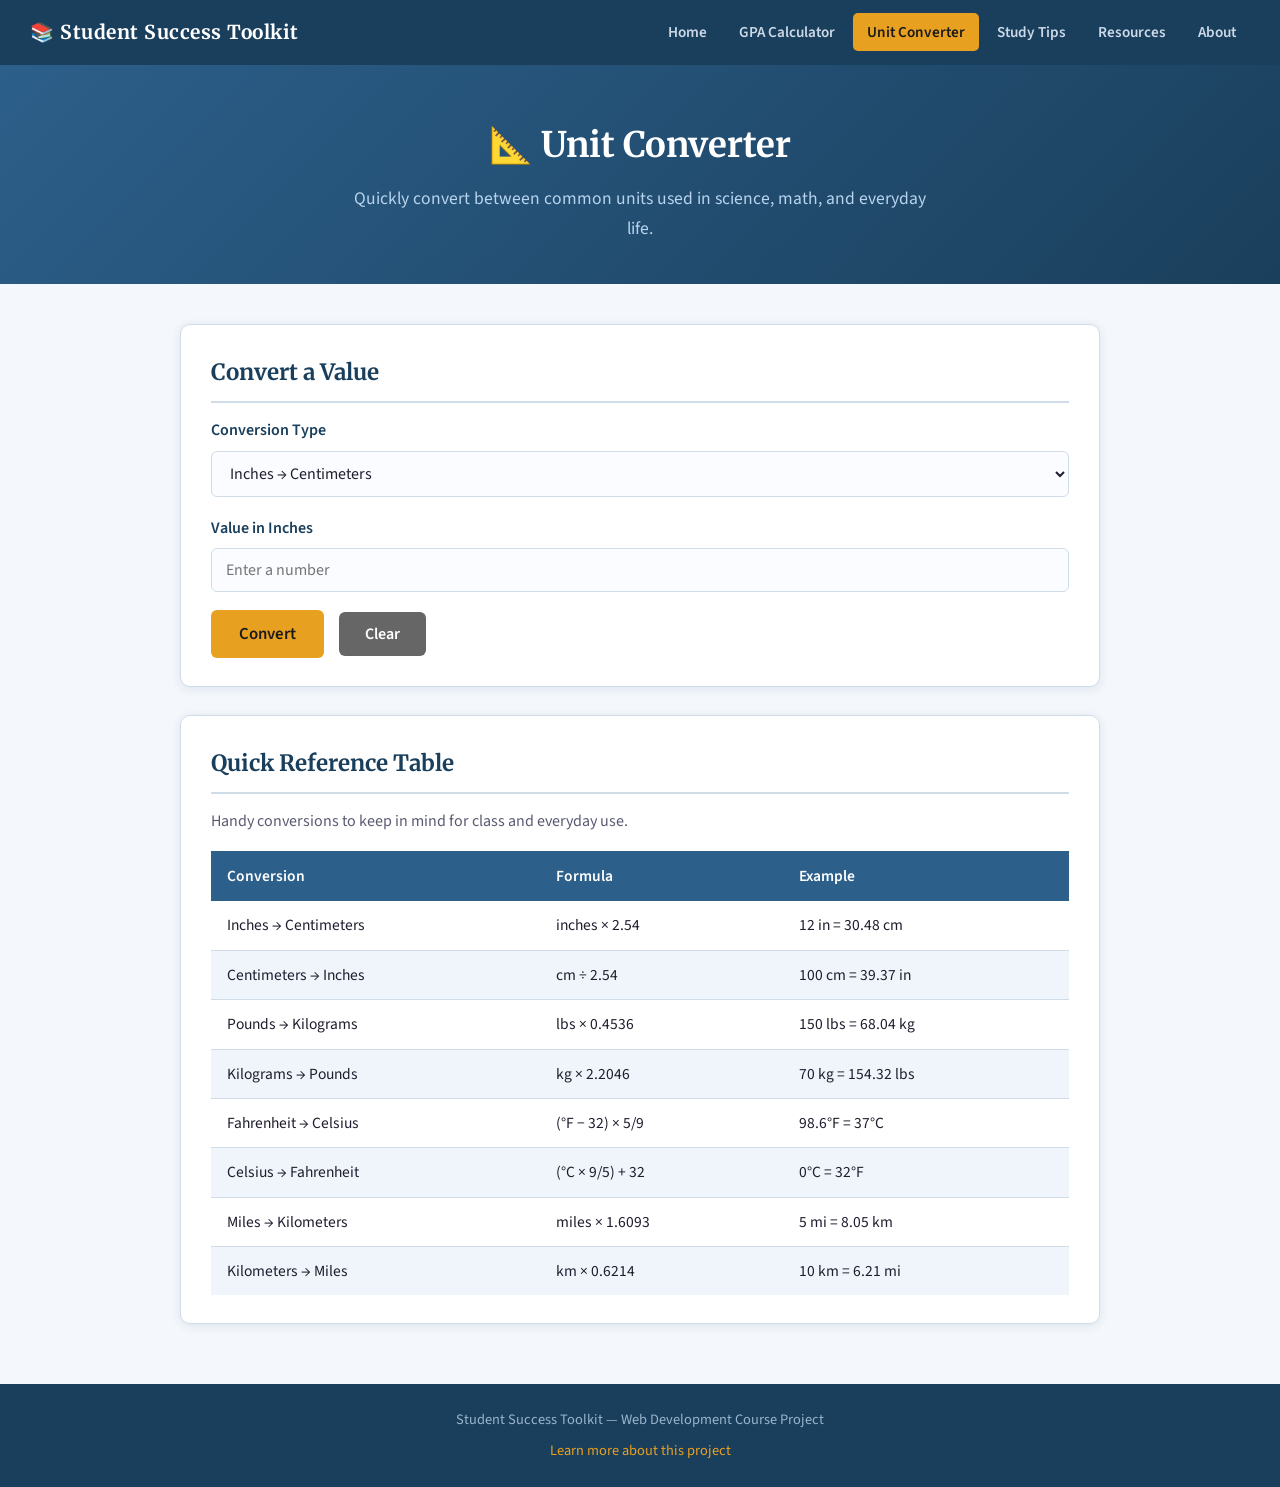
<file: unit-converter.html>
<!DOCTYPE html>
<html lang="en">
<head>
  <meta charset="UTF-8" />
  <meta name="viewport" content="width=device-width, initial-scale=1.0" />
  <title>Unit Converter – Student Success Toolkit</title>
  <link rel="stylesheet" href="style.css" />
</head>
<body>

  <!-- Navigation -->
  <nav>
    <div class="logo">📚 Student Success Toolkit</div>
    <ul>
      <li><a href="index.html">Home</a></li>
      <li><a href="gpa-calculator.html">GPA Calculator</a></li>
      <li><a href="unit-converter.html" class="active">Unit Converter</a></li>
      <li><a href="study-tips.html">Study Tips</a></li>
      <li><a href="resources.html">Resources</a></li>
      <li><a href="about.html">About</a></li>
    </ul>
  </nav>

  <!-- Page Header -->
  <div class="page-header">
    <h1>📐 Unit Converter</h1>
    <p>Quickly convert between common units used in science, math, and everyday life.</p>
  </div>

  <main>

    <!-- Converter Form -->
    <div class="card">
      <h2>Convert a Value</h2>

      <div class="form-group">
        <label for="unit-type">Conversion Type</label>
        <select id="unit-type" onchange="updateLabels()">
          <option value="in-cm">Inches → Centimeters</option>
          <option value="cm-in">Centimeters → Inches</option>
          <option value="lb-kg">Pounds → Kilograms</option>
          <option value="kg-lb">Kilograms → Pounds</option>
          <option value="f-c">Fahrenheit → Celsius</option>
          <option value="c-f">Celsius → Fahrenheit</option>
          <option value="mi-km">Miles → Kilometers</option>
          <option value="km-mi">Kilometers → Miles</option>
        </select>
      </div>

      <div class="form-group">
        <label for="input-value" id="input-label">Value in Inches</label>
        <input
          type="number"
          id="input-value"
          placeholder="Enter a number"
          step="any"
        />
      </div>

      <button class="btn btn-accent" onclick="convertUnit()" style="font-size: 1.05rem; padding: 12px 28px;">
        Convert
      </button>

      <button class="btn" onclick="clearConverter()" style="margin-left: 12px; background: #666;">
        Clear
      </button>

      <!-- Result -->
      <div class="result-box" id="convert-result"></div>
    </div>

    <!-- Reference Table -->
    <div class="card">
      <h2>Quick Reference Table</h2>
      <p style="margin-bottom: 16px; color: var(--text-light);">Handy conversions to keep in mind for class and everyday use.</p>
      <table>
        <thead>
          <tr>
            <th>Conversion</th>
            <th>Formula</th>
            <th>Example</th>
          </tr>
        </thead>
        <tbody>
          <tr>
            <td>Inches → Centimeters</td>
            <td>inches × 2.54</td>
            <td>12 in = 30.48 cm</td>
          </tr>
          <tr>
            <td>Centimeters → Inches</td>
            <td>cm ÷ 2.54</td>
            <td>100 cm = 39.37 in</td>
          </tr>
          <tr>
            <td>Pounds → Kilograms</td>
            <td>lbs × 0.4536</td>
            <td>150 lbs = 68.04 kg</td>
          </tr>
          <tr>
            <td>Kilograms → Pounds</td>
            <td>kg × 2.2046</td>
            <td>70 kg = 154.32 lbs</td>
          </tr>
          <tr>
            <td>Fahrenheit → Celsius</td>
            <td>(°F − 32) × 5/9</td>
            <td>98.6°F = 37°C</td>
          </tr>
          <tr>
            <td>Celsius → Fahrenheit</td>
            <td>(°C × 9/5) + 32</td>
            <td>0°C = 32°F</td>
          </tr>
          <tr>
            <td>Miles → Kilometers</td>
            <td>miles × 1.6093</td>
            <td>5 mi = 8.05 km</td>
          </tr>
          <tr>
            <td>Kilometers → Miles</td>
            <td>km × 0.6214</td>
            <td>10 km = 6.21 mi</td>
          </tr>
        </tbody>
      </table>
    </div>

  </main>

  <!-- Footer -->
  <footer>
    <p>Student Success Toolkit &mdash; Web Development Course Project</p>
    <p style="margin-top:6px;"><a href="about.html">Learn more about this project</a></p>
  </footer>

  <!-- JavaScript -->
  <script>
    // Updates the input label when conversion type changes
    function updateLabels() {
      var type = document.getElementById("unit-type").value;

      var labels = {
        "in-cm": "Value in Inches",
        "cm-in": "Value in Centimeters",
        "lb-kg": "Value in Pounds",
        "kg-lb": "Value in Kilograms",
        "f-c":   "Temperature in Fahrenheit",
        "c-f":   "Temperature in Celsius",
        "mi-km": "Value in Miles",
        "km-mi": "Value in Kilometers"
      };

      document.getElementById("input-label").textContent = labels[type];

      // Hide result when type changes
      var resultBox = document.getElementById("convert-result");
      resultBox.classList.remove("visible");
    }

    // Performs the unit conversion
    function convertUnit() {
      var type  = document.getElementById("unit-type").value;
      var input = parseFloat(document.getElementById("input-value").value);

      if (isNaN(input)) {
        alert("Please enter a valid number to convert.");
        return;
      }

      var result;
      var resultText;

      if (type === "in-cm") {
        result = (input * 2.54).toFixed(4);
        resultText = input + " inches = <strong>" + result + " centimeters</strong>";

      } else if (type === "cm-in") {
        result = (input / 2.54).toFixed(4);
        resultText = input + " centimeters = <strong>" + result + " inches</strong>";

      } else if (type === "lb-kg") {
        result = (input * 0.453592).toFixed(4);
        resultText = input + " pounds = <strong>" + result + " kilograms</strong>";

      } else if (type === "kg-lb") {
        result = (input * 2.20462).toFixed(4);
        resultText = input + " kilograms = <strong>" + result + " pounds</strong>";

      } else if (type === "f-c") {
        result = ((input - 32) * 5 / 9).toFixed(4);
        resultText = input + "°F = <strong>" + result + "°C</strong>";

      } else if (type === "c-f") {
        result = ((input * 9 / 5) + 32).toFixed(4);
        resultText = input + "°C = <strong>" + result + "°F</strong>";

      } else if (type === "mi-km") {
        result = (input * 1.60934).toFixed(4);
        resultText = input + " miles = <strong>" + result + " kilometers</strong>";

      } else if (type === "km-mi") {
        result = (input * 0.621371).toFixed(4);
        resultText = input + " kilometers = <strong>" + result + " miles</strong>";
      }

      var resultBox = document.getElementById("convert-result");
      resultBox.innerHTML = "📏 Result: " + resultText;
      resultBox.classList.add("visible");
    }

    // Clears the form and result
    function clearConverter() {
      document.getElementById("input-value").value = "";
      var resultBox = document.getElementById("convert-result");
      resultBox.innerHTML = "";
      resultBox.classList.remove("visible");
    }
  </script>

</body>
</html>
</file>
<file: style.css>
/* ===========================
   Student Success Toolkit
   Main Stylesheet
   =========================== */

/* --- Google Fonts Import --- */
@import url('https://fonts.googleapis.com/css2?family=Merriweather:wght@400;700&family=Source+Sans+3:wght@400;600;700&display=swap');

/* --- CSS Variables (Color Theme) --- */
:root {
  --primary: #2c5f8a;
  --primary-dark: #1a3f5c;
  --accent: #e8a020;
  --accent-dark: #c47d00;
  --bg: #f4f7fb;
  --surface: #ffffff;
  --text: #1e1e2e;
  --text-light: #5a5a72;
  --border: #d0dce8;
  --success: #2e7d5e;
  --shadow: 0 2px 10px rgba(44, 95, 138, 0.12);
}

/* --- Reset & Base --- */
* {
  margin: 0;
  padding: 0;
  box-sizing: border-box;
}

body {
  font-family: 'Source Sans 3', sans-serif;
  background-color: var(--bg);
  color: var(--text);
  line-height: 1.7;
  font-size: 16px;
}

h1, h2, h3 {
  font-family: 'Merriweather', serif;
  color: var(--primary-dark);
}

a {
  color: var(--primary);
  text-decoration: none;
}

a:hover {
  text-decoration: underline;
  color: var(--primary-dark);
}

img {
  max-width: 100%;
  border-radius: 8px;
}

/* --- Navigation Bar --- */
nav {
  background-color: var(--primary-dark);
  padding: 0 30px;
  display: flex;
  align-items: center;
  justify-content: space-between;
  box-shadow: 0 2px 8px rgba(0,0,0,0.2);
  flex-wrap: wrap;
  gap: 10px;
}

nav .logo {
  font-family: 'Merriweather', serif;
  color: #ffffff;
  font-size: 1.2rem;
  padding: 16px 0;
  font-weight: 700;
  letter-spacing: 0.5px;
}

nav ul {
  list-style: none;
  display: flex;
  flex-wrap: wrap;
  gap: 4px;
  padding: 10px 0;
}

nav ul li a {
  color: #ccd9e8;
  text-decoration: none;
  padding: 8px 14px;
  border-radius: 5px;
  font-size: 0.95rem;
  font-weight: 600;
  transition: background 0.2s, color 0.2s;
}

nav ul li a:hover,
nav ul li a.active {
  background-color: var(--accent);
  color: #1a1a1a;
  text-decoration: none;
}

/* --- Page Header Banner --- */
.page-header {
  background: linear-gradient(135deg, var(--primary) 0%, var(--primary-dark) 100%);
  color: white;
  text-align: center;
  padding: 50px 20px 40px;
}

.page-header h1 {
  font-size: 2.2rem;
  color: white;
  margin-bottom: 10px;
}

.page-header p {
  font-size: 1.1rem;
  color: #b8d4ee;
  max-width: 600px;
  margin: 0 auto;
}

/* --- Main Content Wrapper --- */
main {
  max-width: 960px;
  margin: 40px auto;
  padding: 0 20px;
}

/* --- Cards --- */
.card {
  background: var(--surface);
  border-radius: 10px;
  padding: 28px 30px;
  box-shadow: var(--shadow);
  margin-bottom: 28px;
  border: 1px solid var(--border);
}

.card h2 {
  font-size: 1.4rem;
  margin-bottom: 14px;
  padding-bottom: 10px;
  border-bottom: 2px solid var(--border);
}

/* --- Buttons --- */
.btn {
  display: inline-block;
  background-color: var(--primary);
  color: white;
  padding: 11px 26px;
  border: none;
  border-radius: 6px;
  font-size: 1rem;
  font-family: 'Source Sans 3', sans-serif;
  font-weight: 600;
  cursor: pointer;
  transition: background 0.2s;
  text-decoration: none;
}

.btn:hover {
  background-color: var(--primary-dark);
  text-decoration: none;
  color: white;
}

.btn-accent {
  background-color: var(--accent);
  color: #1a1a1a;
}

.btn-accent:hover {
  background-color: var(--accent-dark);
  color: #1a1a1a;
}

/* --- Form Elements --- */
.form-group {
  margin-bottom: 18px;
}

.form-group label {
  display: block;
  font-weight: 600;
  margin-bottom: 6px;
  color: var(--primary-dark);
}

.form-group input,
.form-group select,
.form-group textarea {
  width: 100%;
  padding: 10px 14px;
  border: 1px solid var(--border);
  border-radius: 6px;
  font-size: 1rem;
  font-family: 'Source Sans 3', sans-serif;
  background: #fafcff;
  color: var(--text);
  transition: border-color 0.2s;
}

.form-group input:focus,
.form-group select:focus,
.form-group textarea:focus {
  outline: none;
  border-color: var(--primary);
  box-shadow: 0 0 0 3px rgba(44, 95, 138, 0.12);
}

/* --- Result Box --- */
.result-box {
  background: #eaf3fb;
  border: 1px solid #b0ceea;
  border-radius: 8px;
  padding: 18px 22px;
  margin-top: 20px;
  font-size: 1.1rem;
  font-weight: 600;
  color: var(--primary-dark);
  display: none;
}

.result-box.visible {
  display: block;
}

/* --- Tables --- */
table {
  width: 100%;
  border-collapse: collapse;
  font-size: 0.97rem;
}

table th {
  background-color: var(--primary);
  color: white;
  text-align: left;
  padding: 12px 16px;
  font-weight: 600;
}

table td {
  padding: 11px 16px;
  border-bottom: 1px solid var(--border);
}

table tr:nth-child(even) td {
  background-color: #f0f5fb;
}

table tr:last-child td {
  border-bottom: none;
}

/* --- Lists --- */
.styled-list {
  list-style: none;
  padding: 0;
}

.styled-list li {
  padding: 10px 0 10px 28px;
  border-bottom: 1px solid var(--border);
  position: relative;
}

.styled-list li::before {
  content: "✓";
  position: absolute;
  left: 0;
  color: var(--success);
  font-weight: 700;
}

.styled-list li:last-child {
  border-bottom: none;
}

ol.styled-ol {
  padding-left: 22px;
}

ol.styled-ol li {
  padding: 8px 0;
  border-bottom: 1px solid var(--border);
}

ol.styled-ol li:last-child {
  border-bottom: none;
}

/* --- Grid Layout (for cards) --- */
.grid-2 {
  display: grid;
  grid-template-columns: 1fr 1fr;
  gap: 24px;
}

@media (max-width: 640px) {
  .grid-2 {
    grid-template-columns: 1fr;
  }
  nav {
    flex-direction: column;
    padding: 10px 20px;
  }
  nav ul {
    justify-content: center;
  }
}

/* --- Hero (Home Page) --- */
.hero {
  background: linear-gradient(135deg, var(--primary) 0%, var(--primary-dark) 100%);
  color: white;
  text-align: center;
  padding: 70px 20px 60px;
}

.hero h1 {
  font-size: 2.6rem;
  color: white;
  margin-bottom: 16px;
  line-height: 1.3;
}

.hero p {
  font-size: 1.15rem;
  color: #c4ddf0;
  max-width: 580px;
  margin: 0 auto 30px;
}

.hero-buttons {
  display: flex;
  gap: 14px;
  justify-content: center;
  flex-wrap: wrap;
}

/* --- Feature Cards (Home Page) --- */
.features-grid {
  display: grid;
  grid-template-columns: repeat(auto-fit, minmax(240px, 1fr));
  gap: 22px;
  margin-top: 10px;
}

.feature-card {
  background: var(--surface);
  border: 1px solid var(--border);
  border-radius: 10px;
  padding: 24px 20px;
  text-align: center;
  box-shadow: var(--shadow);
  transition: transform 0.2s, box-shadow 0.2s;
}

.feature-card:hover {
  transform: translateY(-3px);
  box-shadow: 0 6px 18px rgba(44, 95, 138, 0.16);
}

.feature-card .icon {
  font-size: 2.4rem;
  margin-bottom: 14px;
}

.feature-card h3 {
  font-size: 1.05rem;
  margin-bottom: 8px;
}

.feature-card p {
  font-size: 0.92rem;
  color: var(--text-light);
}

/* --- Footer --- */
footer {
  background-color: var(--primary-dark);
  color: #9ab5cc;
  text-align: center;
  padding: 24px 20px;
  margin-top: 60px;
  font-size: 0.9rem;
}

footer a {
  color: var(--accent);
}

/* --- Alert/Info Box --- */
.info-box {
  background: #fff8e6;
  border-left: 4px solid var(--accent);
  border-radius: 6px;
  padding: 14px 18px;
  margin: 18px 0;
  font-size: 0.95rem;
  color: #5a4200;
}

/* --- About Page Image --- */
.about-img {
  width: 100%;
  max-width: 420px;
  border-radius: 10px;
  box-shadow: var(--shadow);
  display: block;
  margin: 0 auto 20px;
}

/* --- GPA Table (dynamic rows) --- */
#gpa-rows .row {
  display: grid;
  grid-template-columns: 1fr 1fr auto;
  gap: 10px;
  align-items: center;
  margin-bottom: 10px;
}

#gpa-rows .row button {
  background: #e05555;
  color: white;
  border: none;
  border-radius: 5px;
  padding: 8px 12px;
  cursor: pointer;
  font-size: 1rem;
}

#gpa-rows .row button:hover {
  background: #b83333;
}
</file>
